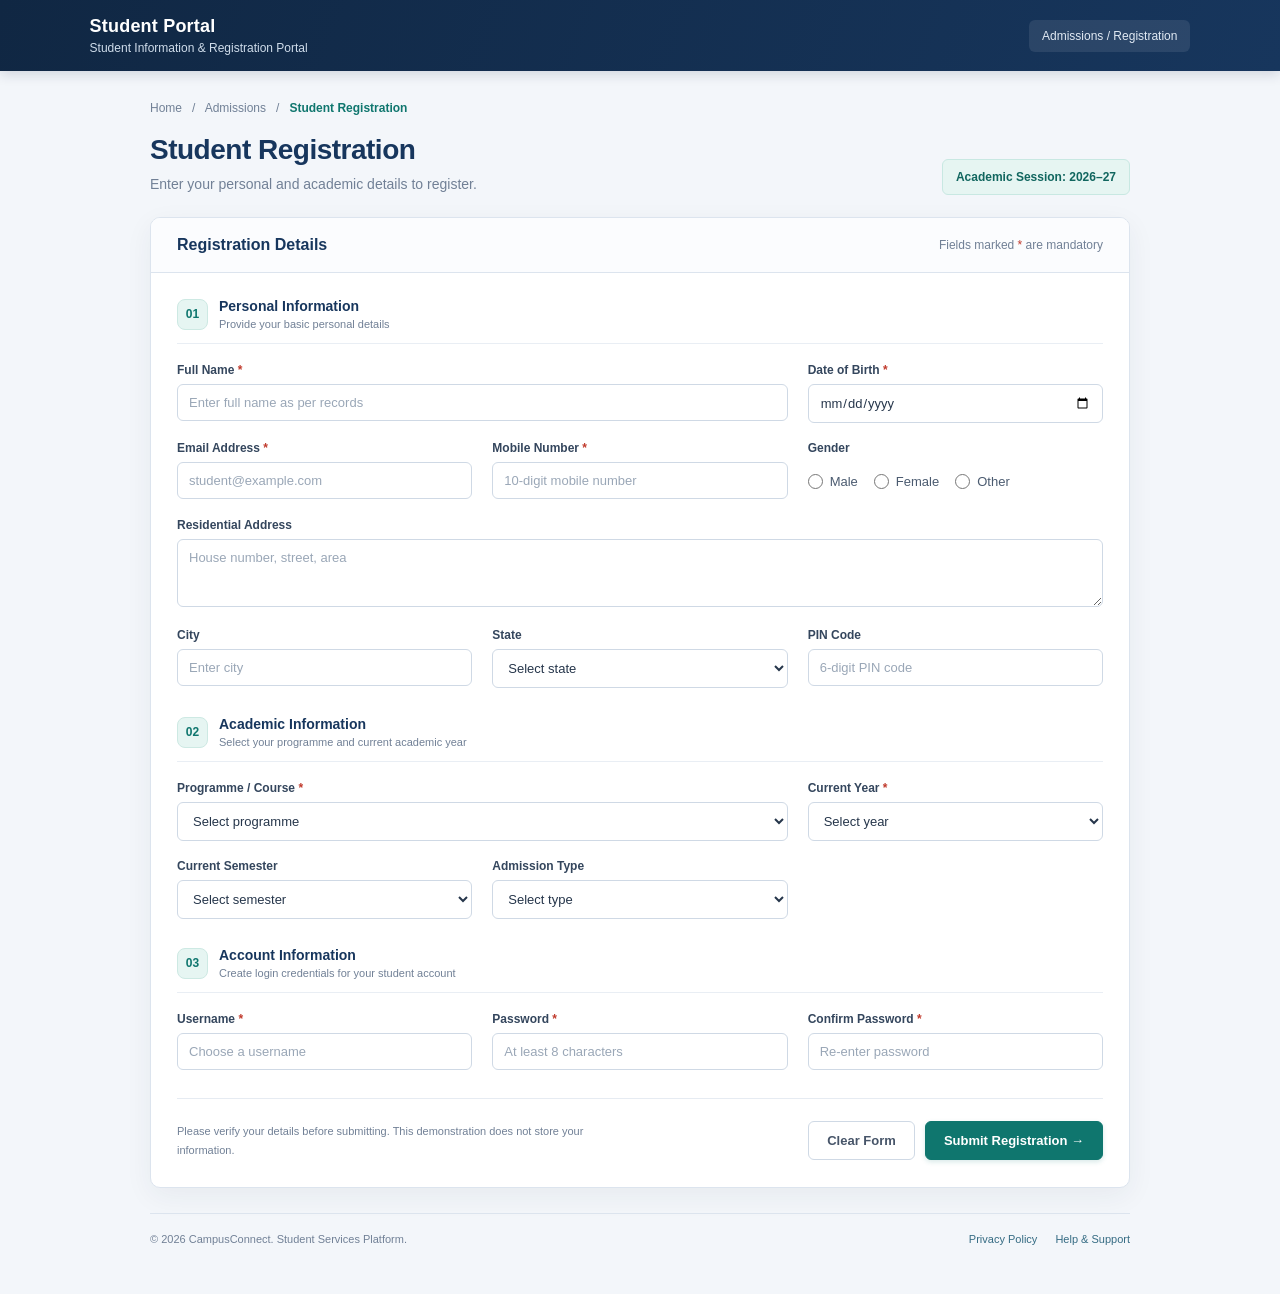
<file: registartionform/form.html>
<!DOCTYPE html>
<html lang="en">
<head>
    <meta charset="UTF-8">
    <meta name="viewport" content="width=device-width, initial-scale=1.0">
    <title>Student Registration | College Portal</title>

    
<style>
    :root {
        --primary: #17365d;
        --primary-dark: #102743;
        --accent: #0f766e;
        --accent-light: #e6f5f2;
        --background: #f3f6fa;
        --surface: #ffffff;
        --text: #26364b;
        --muted: #718096;
        --border: #dce4ee;
        --danger: #c0392b;
    }

    * {
        margin: 0;
        padding: 0;
        box-sizing: border-box;
        font-family: "Segoe UI", Arial, sans-serif;
    }

    body {
        background: var(--background);
        color: var(--text);
        font-size: 14px;
    }

    .navbar {
        background: linear-gradient(110deg, var(--primary-dark), var(--primary));
        color: white;
        padding: 16px 7%;
        display: flex;
        justify-content: space-between;
        align-items: center;
        gap: 15px;
        box-shadow: 0 3px 12px rgba(16, 39, 67, 0.16);
    }

    .brand {
        display: flex;
        align-items: center;
        gap: 12px;
    }

    .college-logo {
        width: 43px;
        height: 43px;
        background: white;
        color: var(--primary);
        border-radius: 9px;
        display: flex;
        justify-content: center;
        align-items: center;
        font-size: 17px;
        font-weight: 800;
    }

    .brand h2 {
        font-size: 18px;
        letter-spacing: 0.2px;
    }

    .brand p {
        color: #d0ddeb;
        font-size: 12px;
        margin-top: 4px;
    }

    .nav-label {
        font-size: 12px;
        color: #e1eaf4;
        background: rgba(255, 255, 255, 0.09);
        padding: 9px 13px;
        border-radius: 6px;
    }

    .page {
        max-width: 1020px;
        margin: 30px auto;
        padding: 0 20px;
    }

    .breadcrumb {
        color: var(--muted);
        font-size: 12px;
        margin-bottom: 19px;
    }

    .breadcrumb span {
        color: var(--accent);
        font-weight: 600;
    }

    .page-heading {
        display: flex;
        justify-content: space-between;
        align-items: flex-end;
        gap: 15px;
        margin-bottom: 22px;
    }

    .page-heading h1 {
        color: var(--primary);
        font-size: 28px;
        margin-bottom: 7px;
        letter-spacing: -0.5px;
    }

    .page-heading p {
        color: var(--muted);
        line-height: 1.6;
    }

    .academic-year {
        background: var(--accent-light);
        color: #11665f;
        border: 1px solid #c8e8e2;
        padding: 10px 13px;
        border-radius: 6px;
        font-size: 12px;
        font-weight: 600;
        white-space: nowrap;
    }

    .form-card {
        background: var(--surface);
        border: 1px solid var(--border);
        border-radius: 10px;
        box-shadow: 0 8px 28px rgba(28, 48, 74, 0.06);
        overflow: hidden;
    }

    .form-top {
        padding: 18px 26px;
        background: #fbfcfe;
        border-bottom: 1px solid var(--border);
        display: flex;
        justify-content: space-between;
        align-items: center;
        gap: 12px;
    }

    .form-top h2 {
        color: var(--primary);
        font-size: 16px;
    }

    .required-note {
        font-size: 12px;
        color: var(--muted);
    }

    .required {
        color: var(--danger);
    }

    form {
        padding: 25px 26px 27px;
    }

    .section {
        margin-bottom: 28px;
    }

    .section-heading {
        display: flex;
        align-items: center;
        gap: 11px;
        padding-bottom: 13px;
        margin-bottom: 19px;
        border-bottom: 1px solid #e9eef4;
    }

    .section-number {
        width: 31px;
        height: 31px;
        flex-shrink: 0;
        display: flex;
        align-items: center;
        justify-content: center;
        background: var(--accent-light);
        color: var(--accent);
        border: 1px solid #cde9e3;
        border-radius: 8px;
        font-size: 12px;
        font-weight: 700;
    }

    .section-heading h3 {
        font-size: 14px;
        color: var(--primary);
    }

    .section-heading p {
        font-size: 11px;
        color: var(--muted);
        margin-top: 4px;
    }

    .grid {
        display: grid;
        grid-template-columns: repeat(3, minmax(0, 1fr));
        gap: 18px 20px;
    }

    .field {
        min-width: 0;
    }

    .field.wide {
        grid-column: span 2;
    }

    .field.full {
        grid-column: 1 / -1;
    }

    .field label,
    .field-label {
        display: block;
        color: #34465d;
        font-weight: 600;
        font-size: 12px;
        margin-bottom: 7px;
    }

    input,
    select,
    textarea {
        width: 100%;
        border: 1px solid #cfd9e5;
        border-radius: 6px;
        background: #fff;
        color: var(--text);
        padding: 10px 11px;
        font-size: 13px;
        outline: none;
        transition: border-color 0.2s, box-shadow 0.2s;
    }

    input::placeholder,
    textarea::placeholder {
        color: #9aa7b7;
    }

    input:hover,
    select:hover,
    textarea:hover {
        border-color: #9aafc4;
    }

    input:focus,
    select:focus,
    textarea:focus {
        border-color: var(--accent);
        box-shadow: 0 0 0 3px rgba(15, 118, 110, 0.12);
    }

    textarea {
        min-height: 68px;
        resize: vertical;
    }

    .radio-options {
        min-height: 38px;
        display: flex;
        align-items: center;
        flex-wrap: wrap;
        gap: 16px;
    }

    .radio-options label {
        display: inline-flex;
        align-items: center;
        gap: 7px;
        font-size: 13px;
        font-weight: 400;
        color: #4b5b70;
        margin: 0;
        cursor: pointer;
    }

    .radio-options input {
        width: 15px;
        height: 15px;
        margin: 0;
        accent-color: var(--accent);
    }

    .form-actions {
        border-top: 1px solid #e6ebf2;
        padding-top: 22px;
        display: flex;
        justify-content: space-between;
        align-items: center;
        gap: 15px;
    }

    .privacy-note {
        max-width: 430px;
        font-size: 11px;
        color: var(--muted);
        line-height: 1.7;
    }

    .buttons {
        display: flex;
        gap: 10px;
        flex-shrink: 0;
    }

    button {
        padding: 11px 18px;
        border-radius: 6px;
        font-size: 13px;
        font-weight: 600;
        cursor: pointer;
        transition: background 0.2s, border-color 0.2s,
                    transform 0.2s, box-shadow 0.2s;
    }

    button:active {
        transform: translateY(1px);
    }

    .clear-btn {
        background: white;
        color: #475569;
        border: 1px solid #cfd9e5;
    }

    .clear-btn:hover {
        background: #f1f5f9;
        border-color: #aab9ca;
    }

    .submit-btn {
        background: var(--accent);
        color: white;
        border: 1px solid var(--accent);
        box-shadow: 0 2px 5px rgba(15, 118, 110, 0.16);
    }

    .submit-btn:hover {
        background: #0b625b;
        border-color: #0b625b;
        box-shadow: 0 4px 10px rgba(15, 118, 110, 0.2);
    }

    .success-message {
        display: none;
        padding: 16px 18px;
        margin: 0 26px 24px;
        border: 1px solid #a8dfbf;
        background: #effaf3;
        color: #17653a;
        border-radius: 7px;
        line-height: 1.6;
    }

    .success-message h3 {
        font-size: 15px;
        margin-bottom: 4px;
    }

    .success-message p {
        font-size: 13px;
    }

    .success-message.show {
        display: block;
    }

    .error-message {
        display: none;
        color: var(--danger);
        font-size: 12px;
        margin-top: 7px;
    }

    .error-message.show {
        display: block;
    }

    footer {
        margin-top: 25px;
        padding: 19px 0;
        border-top: 1px solid var(--border);
        display: flex;
        justify-content: space-between;
        align-items: center;
        gap: 12px;
        color: var(--muted);
        font-size: 11px;
    }

    footer a {
        color: #356b83;
        text-decoration: none;
        margin-left: 15px;
        transition: color 0.2s;
    }

    footer a:hover {
        color: var(--accent);
        text-decoration: underline;
    }

    @media (max-width: 760px) {
        .navbar {
            padding: 15px 5%;
        }

        .page {
            margin-top: 24px;
        }

        .grid {
            grid-template-columns: repeat(2, minmax(0, 1fr));
        }

        .form-actions {
            align-items: flex-start;
            flex-direction: column;
        }

        .buttons {
            width: 100%;
        }

        .buttons button {
            flex: 1;
        }
    }

    @media (max-width: 480px) {
        .nav-label,
        .academic-year {
            display: none;
        }

        .page {
            padding: 0 12px;
        }

        .page-heading {
            align-items: flex-start;
            flex-direction: column;
        }

        .page-heading h1 {
            font-size: 23px;
        }

        .grid {
            grid-template-columns: 1fr;
        }

        .field.wide,
        .field.full {
            grid-column: auto;
        }

        form {
            padding: 20px 16px;
        }

        .form-top {
            padding: 15px 16px;
            align-items: flex-start;
            flex-direction: column;
        }

        .success-message {
            margin: 0 16px 20px;
        }

        footer {
            flex-direction: column;
            align-items: flex-start;
        }

        footer a:first-child {
            margin-left: 0;
        }
    }
</style>

</head>

<body>

    <nav class="navbar">
        <div class="brand">
            
            <div>
                <h2>Student Portal</h2>
                <p>Student Information &amp; Registration Portal</p>
            </div>
        </div>
        <div class="nav-label">Admissions / Registration</div>
    </nav>

    <main class="page">

        <div class="breadcrumb">
            Home &nbsp; / &nbsp; Admissions &nbsp; / &nbsp;
            <span>Student Registration</span>
        </div>

        <div class="page-heading">
            <div>
                <h1>Student Registration</h1>
                <p>Enter your personal and academic details to register.</p>
            </div>
            <div class="academic-year">Academic Session: 2026–27</div>
        </div>

        <div class="form-card">

            <div class="form-top">
                <h2>Registration Details</h2>
                <p class="required-note">
                    Fields marked <span class="required">*</span> are mandatory
                </p>
            </div>

            <form id="registrationForm">

                <section class="section">
                    <div class="section-heading">
                        <div class="section-number">01</div>
                        <div>
                            <h3>Personal Information</h3>
                            <p>Provide your basic personal details</p>
                        </div>
                    </div>

                    <div class="grid">

                        <div class="field wide">
                            <label for="name">Full Name <span class="required">*</span></label>
                            <input type="text" id="name" name="full_name"
                                   placeholder="Enter full name as per records"
                                   autocomplete="name" required>
                        </div>

                        <div class="field">
                            <label for="dob">Date of Birth <span class="required">*</span></label>
                            <input type="date" id="dob" name="dob" required>
                        </div>

                        <div class="field">
                            <label for="email">Email Address <span class="required">*</span></label>
                            <input type="email" id="email" name="email"
                                   placeholder="student@example.com"
                                   autocomplete="email" required>
                        </div>

                        <div class="field">
                            <label for="phone">Mobile Number <span class="required">*</span></label>
                            <input type="tel" id="phone" name="phone"
                                   placeholder="10-digit mobile number"
                                   pattern="[6-9][0-9]{9}"
                                   title="Enter a valid 10-digit Indian mobile number"
                                   autocomplete="tel" required>
                        </div>

                        <div class="field">
                            <span class="field-label">Gender</span>
                            <div class="radio-options">
                                <label><input type="radio" name="gender" value="Male"> Male</label>
                                <label><input type="radio" name="gender" value="Female"> Female</label>
                                <label><input type="radio" name="gender" value="Other"> Other</label>
                            </div>
                        </div>

                        <div class="field full">
                            <label for="address">Residential Address</label>
                            <textarea id="address" name="address"
                                      placeholder="House number, street, area"></textarea>
                        </div>

                        <div class="field">
                            <label for="city">City</label>
                            <input type="text" id="city" name="city" placeholder="Enter city">
                        </div>

                        <div class="field">
                            <label for="state">State</label>
                            <select id="state" name="state">
                                <option value="">Select state</option>
                                <option>Maharashtra</option>
                                <option>Gujarat</option>
                                <option>Madhya Pradesh</option>
                                <option>Goa</option>
                                <option>Rajasthan</option>
                                <option>Other</option>
                            </select>
                        </div>

                        <div class="field">
                            <label for="pincode">PIN Code</label>
                            <input type="text" id="pincode" name="pincode"
                                   inputmode="numeric" pattern="[0-9]{6}"
                                   title="Enter a 6-digit PIN code"
                                   placeholder="6-digit PIN code">
                        </div>

                    </div>
                </section>

                <section class="section">
                    <div class="section-heading">
                        <div class="section-number">02</div>
                        <div>
                            <h3>Academic Information</h3>
                            <p>Select your programme and current academic year</p>
                        </div>
                    </div>

                    <div class="grid">

                        <div class="field wide">
                            <label for="course">Programme / Course <span class="required">*</span></label>
                            <select id="course" name="course" required>
                                <option value="">Select programme</option>
                                <option value="AI-DS">B.E. Artificial Intelligence &amp; Data Science</option>
                                <option value="Computer">B.E. Computer Engineering</option>
                                <option value="IT">B.E. Information Technology</option>
                                <option value="Mechanical">B.E. Mechanical Engineering</option>
                                <option value="Civil">B.E. Civil Engineering</option>
                            </select>
                        </div>

                        <div class="field">
                            <label for="year">Current Year <span class="required">*</span></label>
                            <select id="year" name="year" required>
                                <option value="">Select year</option>
                                <option value="1">First Year</option>
                                <option value="2">Second Year</option>
                                <option value="3">Third Year</option>
                                <option value="4">Fourth Year</option>
                            </select>
                        </div>

                        <div class="field">
                            <label for="semester">Current Semester</label>
                            <select id="semester" name="semester">
                                <option value="">Select semester</option>
                                <option value="1">Semester 1</option>
                                <option value="2">Semester 2</option>
                                <option value="3">Semester 3</option>
                                <option value="4">Semester 4</option>
                                <option value="5">Semester 5</option>
                                <option value="6">Semester 6</option>
                                <option value="7">Semester 7</option>
                                <option value="8">Semester 8</option>
                            </select>
                        </div>

                        <div class="field">
                            <label for="admission">Admission Type</label>
                            <select id="admission" name="admission_type">
                                <option value="">Select type</option>
                                <option value="Regular">Regular</option>
                                <option value="Lateral">Direct Second Year / Lateral Entry</option>
                            </select>
                        </div>

                    </div>
                </section>

                <section class="section">
                    <div class="section-heading">
                        <div class="section-number">03</div>
                        <div>
                            <h3>Account Information</h3>
                            <p>Create login credentials for your student account</p>
                        </div>
                    </div>

                    <div class="grid">

                        <div class="field">
                            <label for="username">Username <span class="required">*</span></label>
                            <input type="text" id="username" name="username"
                                   placeholder="Choose a username"
                                   autocomplete="username" required>
                        </div>

                        <div class="field">
                            <label for="password">Password <span class="required">*</span></label>
                            <input type="password" id="password" name="password"
                                   placeholder="At least 8 characters"
                                   minlength="8" autocomplete="new-password" required>
                        </div>

                        <div class="field">
                            <label for="confirm">Confirm Password <span class="required">*</span></label>
                            <input type="password" id="confirm" name="confirm_password"
                                   placeholder="Re-enter password"
                                   minlength="8" autocomplete="new-password" required>
                        </div>

                    </div>
                    <p id="passwordError" class="error-message" role="alert">
                        Passwords do not match. Please check both fields.
                    </p>
                </section>

                <div class="form-actions">
                    <p class="privacy-note">
                        Please verify your details before submitting.
                        This demonstration does not store your information.
                    </p>

                    <div class="buttons">
                        <button type="reset" class="clear-btn">Clear Form</button>
                        <button type="submit" class="submit-btn">Submit Registration &rarr;</button>
                    </div>
                </div>

            </form>

            <div id="successMessage" class="success-message"
                 role="status" aria-live="polite">
                <h3>✓ Registration submitted successfully!</h3>
                <p>Your form passed the browser's validation. This is a demonstration only;
                   your information has not been saved to a college database.</p>
            </div>

        </div>

        <footer>
            <p>© 2026 CampusConnect. Student Services Platform.</p>
            <div>
                <a href="#privacy">Privacy Policy</a>
                <a href="#help">Help &amp; Support</a>
            </div>
        </footer>

    </main>

   
<script>
    const form = document.getElementById("registrationForm");

    form.onsubmit = function(event) {
        event.preventDefault();

        const password = document.getElementById("password").value;
        const confirmPassword = document.getElementById("confirm").value;

        if (password !== confirmPassword) {
            alert("Passwords do not match!");
            return;
        }

        document.getElementById("successMessage").style.display = "block";
    };
</script>
</body>
</html>
</file>
